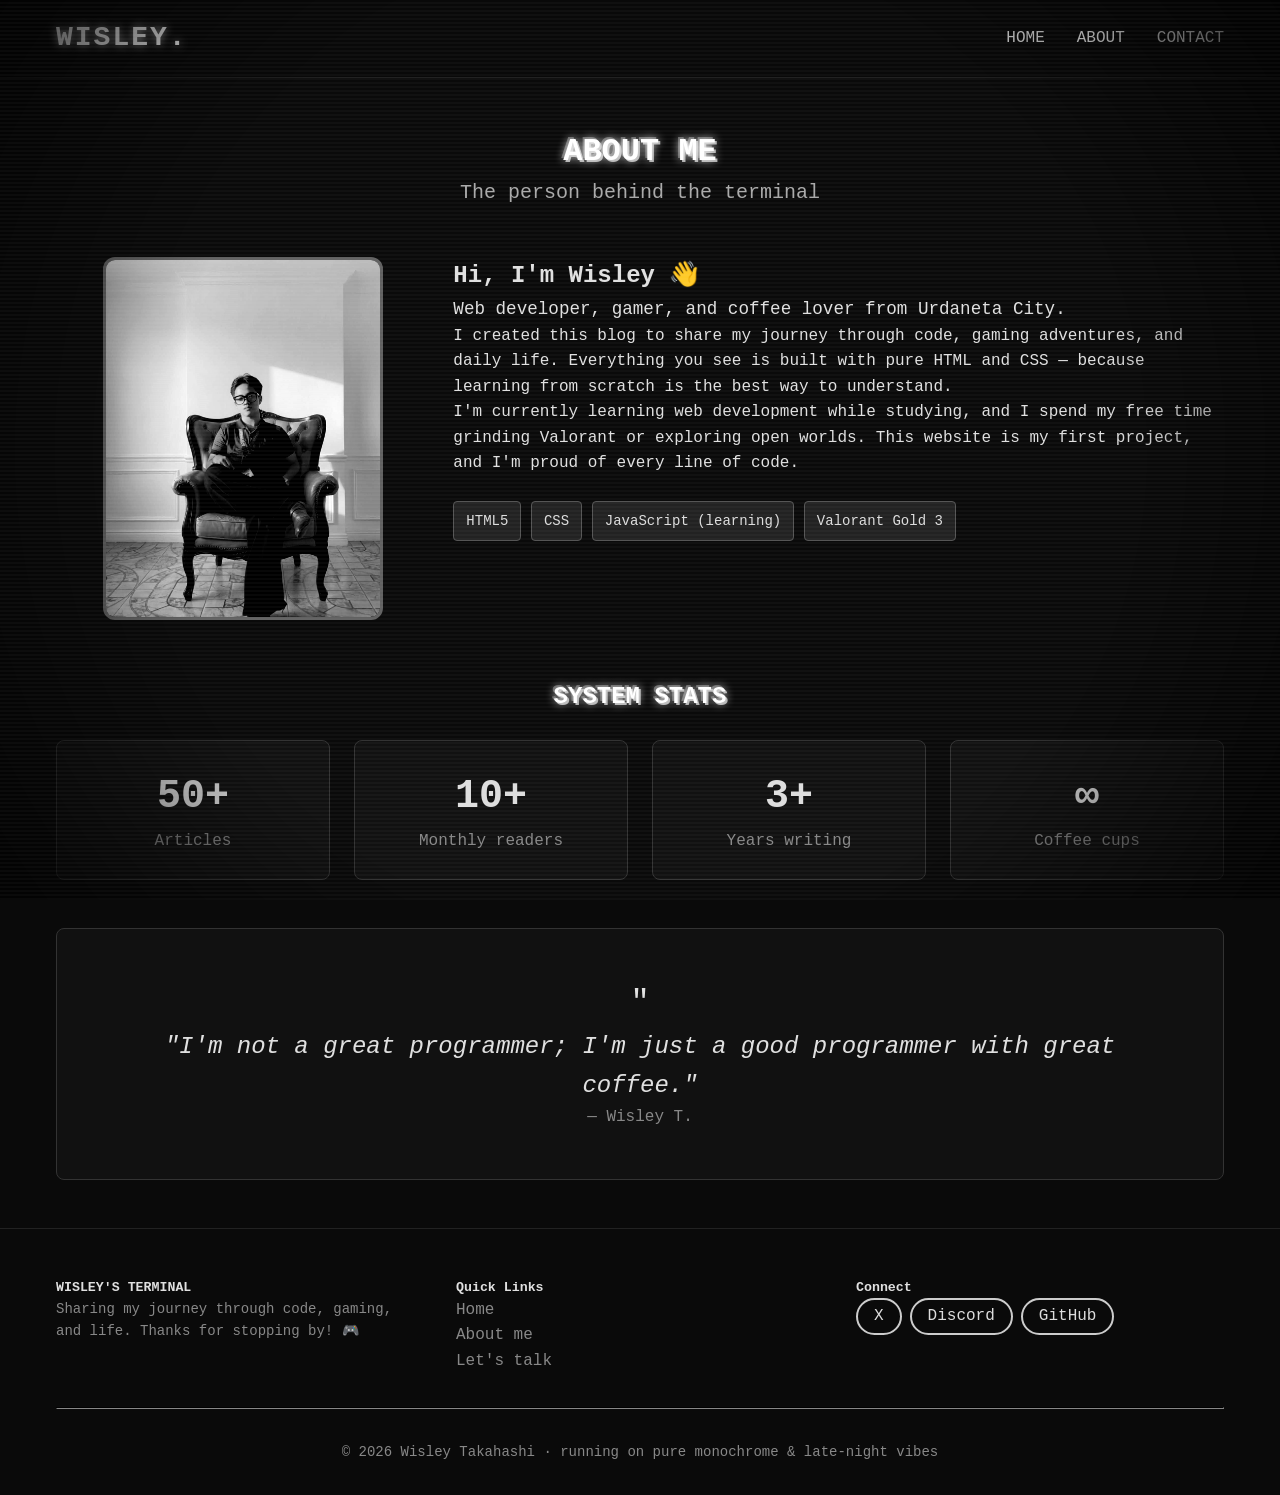
<file: about.html>
<!DOCTYPE html>
<html lang="en">
<head>
  <meta charset="UTF-8">
  <meta name="viewport" content="width=device-width, initial-scale=1.0">
  <title>Wisley Takahashi · About</title>
  
  <!-- Link to external CSS file -->
  <link rel="stylesheet" href="style.css">
</head>
<body>

  <!-- Navigation -->
  <nav class="navbar">
    <div class="container">
      <a class="navbar-brand" href="index.html">
        WISLEY.
      </a>
      <ul class="nav-links">
        <li><a href="index.html">HOME</a></li>
        <li><a href="about.html" class="active">ABOUT</a></li>
        <li><a href="contact.html">CONTACT</a></li>
      </ul>
    </div>
  </nav>

  <!-- Main Content -->
  <main>
    <!-- Page Header -->
    <div class="container mt-5 text-center">
      <h1 class="glitch" data-text="ABOUT ME">ABOUT ME</h1>
      <p style="color: #aaa; font-size: 1.25rem;">The person behind the terminal</p>
    </div>

    <!-- About Content -->
    <div class="container mt-5">
      <div class="row">
        <!-- Profile Image Column -->
        <div class="col-md-4 text-center">
         <img src="images/WisiruTempest.jpg" alt="Profile"
     style="width: 100%; max-width: 280px; border-radius: 12px; filter: grayscale(100%) contrast(1.2); border: 3px solid #666; transition: all 0.4s;">
         
        </div>
        
        <!-- Bio Column -->
        <div class="col-md-8">
          <h2>Hi, I'm Wisley 👋</h2>
          <p style="font-size: 1.1rem;">Web developer, gamer, and coffee lover from Urdaneta City.</p>
          <p>I created this blog to share my journey through code, gaming adventures, and daily life. Everything you see is built with pure HTML and CSS — because learning from scratch is the best way to understand.</p>
          <p>I'm currently learning web development while studying, and I spend my free time grinding Valorant or exploring open worlds. This website is my first project, and I'm proud of every line of code.</p>
          <div class="mt-4">
            <span class="badge">HTML5</span>
            <span class="badge">CSS</span>
            <span class="badge">JavaScript (learning)</span>
            <span class="badge">Valorant Gold 3</span>
          </div>
        </div>
      </div>
    </div>

    <!-- Stats Section -->
    <div class="container mt-5">
      <div class="text-center mb-4">
        <h2 class="glitch" data-text="SYSTEM STATS">SYSTEM STATS</h2>
      </div>
      <div class="row">
        <div class="col-md-3">
          <div class="card" style="padding: 1.5rem; text-align: center;">
            <h4 style="font-size: 2.5rem; color: #ddd;">50+</h4>
            <p class="text-muted">Articles</p>
          </div>
        </div>
        <div class="col-md-3">
          <div class="card" style="padding: 1.5rem; text-align: center;">
            <h4 style="font-size: 2.5rem; color: #ddd;">10+</h4>
            <p class="text-muted">Monthly readers</p>
          </div>
        </div>
        <div class="col-md-3">
          <div class="card" style="padding: 1.5rem; text-align: center;">
            <h4 style="font-size: 2.5rem; color: #ddd;">3+</h4>
            <p class="text-muted">Years writing</p>
          </div>
        </div>
        <div class="col-md-3">
          <div class="card" style="padding: 1.5rem; text-align: center;">
            <h4 style="font-size: 2.5rem; color: #ddd;">∞</h4>
            <p class="text-muted">Coffee cups</p>
          </div>
        </div>
      </div>
    </div>

    <!-- Quote Section -->
    <div class="container mt-5">
      <div class="card p-5 text-center">
        <p style="font-size: 2rem;">"</p>
        <p style="font-size: 1.5rem; font-style: italic;">"I'm not a great programmer; I'm just a good programmer with great coffee."</p>
        <p class="text-muted">— Wisley T.</p>
      </div>
    </div>
  </main>

  <!-- Footer -->
  <footer>
    <div class="container">
      <div class="footer-content">
        <div class="footer-section">
          <h5>WISLEY'S TERMINAL</h5>
          <p class="text-muted small">Sharing my journey through code, gaming, and life. Thanks for stopping by! 🎮</p>
        </div>
        <div class="footer-section">
          <h5>Quick Links</h5>
          <ul>
            <li><a href="index.html" class="text-muted">Home</a></li>
            <li><a href="about.html" class="text-muted">About me</a></li>
            <li><a href="contact.html" class="text-muted">Let's talk</a></li>
          </ul>
        </div>
        <div class="footer-section">
          <h5>Connect</h5>
          <div style="display: flex; gap: 0.5rem; flex-wrap: wrap;">
            <a href="#" class="btn" style="padding: 0.25rem 1rem;">X</a>
            <a href="#" class="btn" style="padding: 0.25rem 1rem;">Discord</a>
            <a href="#" class="btn" style="padding: 0.25rem 1rem;">GitHub</a>
          </div>
        </div>
      </div>
      <hr>
      <div class="text-center text-muted small">
        © 2026 Wisley Takahashi · running on pure monochrome & late-night vibes
      </div>
    </div>
  </footer>
</body>
</html>
</file>
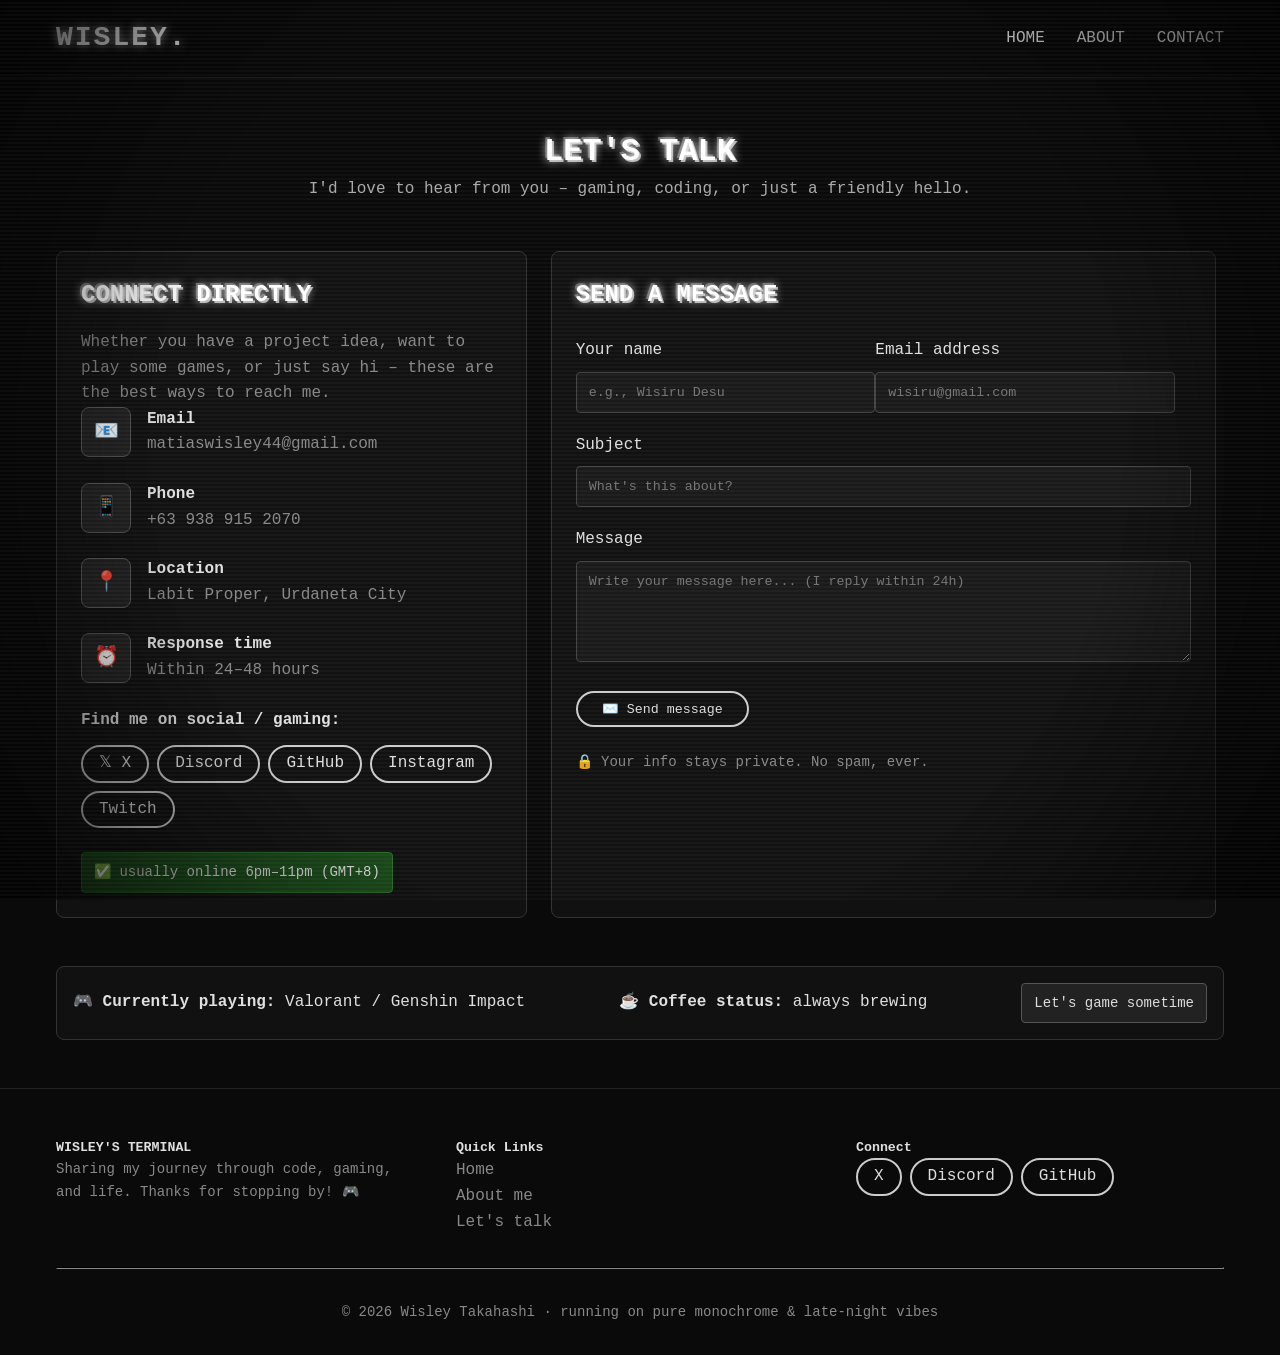
<file: contact.html>
<!DOCTYPE html>
<html lang="en">
<head>
  <meta charset="UTF-8">
  <meta name="viewport" content="width=device-width, initial-scale=1.0">
  <title>Wisley Takahashi · Contact</title>
  
  <!-- Link to external CSS files -->
  <link rel="stylesheet" href="style.css">
  <link rel="stylesheet" href="contact.css">
</head>
<body>

  <!-- Navigation -->
  <nav class="navbar">
    <div class="container">
      <a class="navbar-brand" href="index.html">
        WISLEY.
      </a>
      <ul class="nav-links">
        <li><a href="index.html">HOME</a></li>
        <li><a href="about.html">ABOUT</a></li>
        <li><a href="contact.html" class="active">CONTACT</a></li>
      </ul>
    </div>
  </nav>

  <!-- Main Content -->
  <main>
    <!-- Page Header -->
    <div class="container mt-5 text-center">
      <h1 class="glitch" data-text="LET'S TALK">LET'S TALK</h1>
      <p style="color: #aaa;">I'd love to hear from you – gaming, coding, or just a friendly hello.</p>
    </div>

    <!-- Contact Section -->
    <div class="container mt-5">
      <div class="row">
        
        <!-- Left Column: Contact Info -->
        <div class="col-md-5">
          <div class="contact-card">
            <h2 class="glitch" data-text="CONNECT DIRECTLY" style="font-size: 1.5rem;">CONNECT DIRECTLY</h2>
            <p class="text-muted mt-3">Whether you have a project idea, want to play some games, or just say hi – these are the best ways to reach me.</p>

            <!-- Contact Items -->
            <div class="contact-item">
              <div class="contact-icon">📧</div>
              <div>
                <strong>Email</strong><br>
                <a href="mailto:matiaswisley44@gmail.com" class="text-muted">matiaswisley44@gmail.com</a>
              </div>
            </div>

            <div class="contact-item">
              <div class="contact-icon">📱</div>
              <div>
                <strong>Phone</strong><br>
                <span class="text-muted">+63 938 915 2070</span>
              </div>
            </div>

            <div class="contact-item">
              <div class="contact-icon">📍</div>
              <div>
                <strong>Location</strong><br>
                <span class="text-muted">Labit Proper, Urdaneta City</span>
              </div>
            </div>

            <div class="contact-item">
              <div class="contact-icon">⏰</div>
              <div>
                <strong>Response time</strong><br>
                <span class="text-muted">Within 24–48 hours</span>
              </div>
            </div>

            <!-- Social Links -->
            <div class="mt-4">
              <h3 style="font-size: 1rem; margin-bottom: 0.75rem;">Find me on social / gaming:</h3>
              <div style="display: flex; gap: 0.5rem; flex-wrap: wrap;">
                <a href="#" class="btn" style="padding: 0.25rem 1rem;">𝕏 X</a>
                <a href="#" class="btn" style="padding: 0.25rem 1rem;">Discord</a>
                <a href="#" class="btn" style="padding: 0.25rem 1rem;">GitHub</a>
                <a href="#" class="btn" style="padding: 0.25rem 1rem;">Instagram</a>
                <a href="#" class="btn" style="padding: 0.25rem 1rem;">Twitch</a>
              </div>
            </div>

            <div class="mt-4">
              <span class="badge bg-success">✅ usually online 6pm–11pm (GMT+8)</span>
            </div>
          </div>
        </div>

        <!-- Right Column: Contact Form -->
        <div class="col-md-7">
          <div class="contact-card">
            <h2 class="glitch" data-text="SEND A MESSAGE" style="font-size: 1.5rem;">SEND A MESSAGE</h2>
            
            <!-- Contact Form -->
            <form action="#" method="POST" style="margin-top: 1.5rem;">
              <div class="row" style="gap: 0;">
                <div class="col-md-6" style="width: calc(50% - 0.5rem);">
                  <div class="form-group">
                    <label for="name" class="form-label">Your name</label>
                    <input type="text" class="form-control" id="name" name="name" placeholder="e.g., Wisiru Desu">
                  </div>
                </div>
                <div class="col-md-6" style="width: calc(50% - 0.5rem);">
                  <div class="form-group">
                    <label for="email" class="form-label">Email address</label>
                    <input type="email" class="form-control" id="email" name="email" placeholder="wisiru@gmail.com">
                  </div>
                </div>
              </div>
              
              <div class="form-group">
                <label for="subject" class="form-label">Subject</label>
                <input type="text" class="form-control" id="subject" name="subject" placeholder="What's this about?">
              </div>
              
              <div class="form-group">
                <label for="message" class="form-label">Message</label>
                <textarea class="form-control" id="message" name="message" rows="5" placeholder="Write your message here... (I reply within 24h)"></textarea>
              </div>
              
              <button type="submit" class="btn">
                ✉️ Send message
              </button>
            </form>
            
            <p class="text-muted small mt-4">🔒 Your info stays private. No spam, ever.</p>
          </div>
        </div>
      </div>

      <!-- Gaming Banner -->
      <div class="mt-5">
        <div class="gaming-banner">
          <span>🎮 <strong>Currently playing:</strong> Valorant / Genshin Impact</span>
          <span>☕ <strong>Coffee status:</strong> always brewing</span>
          <span class="badge">Let's game sometime</span>
        </div>
      </div>
    </div>
  </main>

  <!-- Footer -->
  <footer>
    <div class="container">
      <div class="footer-content">
        <div class="footer-section">
          <h5>WISLEY'S TERMINAL</h5>
          <p class="text-muted small">Sharing my journey through code, gaming, and life. Thanks for stopping by! 🎮</p>
        </div>
        <div class="footer-section">
          <h5>Quick Links</h5>
          <ul>
            <li><a href="index.html" class="text-muted">Home</a></li>
            <li><a href="about.html" class="text-muted">About me</a></li>
            <li><a href="contact.html" class="text-muted">Let's talk</a></li>
          </ul>
        </div>
        <div class="footer-section">
          <h5>Connect</h5>
          <div style="display: flex; gap: 0.5rem; flex-wrap: wrap;">
            <a href="#" class="btn" style="padding: 0.25rem 1rem;">X</a>
            <a href="#" class="btn" style="padding: 0.25rem 1rem;">Discord</a>
            <a href="#" class="btn" style="padding: 0.25rem 1rem;">GitHub</a>
          </div>
        </div>
      </div>
      <hr>
      <div class="text-center text-muted small">
        © 2026 Wisley Takahashi · running on pure monochrome & late-night vibes
      </div>
    </div>
  </footer>
</body>
</html>
</file>
<file: style.css>
/*
   STEP 1: CSS VARIABLES (Custom Properties)
  
   :root targets the root element (html)
   Variables start with -- and can be reused everywhere
   Makes it easy to change colors in one place
*/

:root {
  --bg: #0a0a0a;              /* Dark background */
  --surface: #111111;         /* Slightly lighter for cards */
  --text: #e0e0e0;            /* Main text color */
  --text-muted: #888888;      /* Secondary text */
  --accent: #cccccc;          /* Highlight color */
  --glow: rgba(255, 255, 255, 0.15);  /* Glow effect */
}

/*
   STEP 2: RESET STYLES
  
   * selector applies to ALL elements
   Removes default browser margins/paddings
   box-sizing: border-box makes width include padding & border
*/

* {
  margin: 0;
  padding: 0;
  box-sizing: border-box;
}

/*
   STEP 3: BODY STYLES
  
   Sets the foundation for the whole page
*/

body {
  background: var(--bg);
  color: var(--text);
  font-family: 'Courier New', Courier, monospace;  /* Terminal feel */
  line-height: 1.6;          /* Space between lines */
  overflow-x: hidden;        /* Prevents horizontal scroll */
}

/*
   STEP 4: PSEUDO-ELEMENTS (CRT Effects)
  
   ::before and ::after create virtual elements
   Used here for scanlines and vignette effects
   position: fixed keeps them in place while scrolling
*/

/* Scanlines effect */
body::before {
  content: "";
  position: fixed;
  top: 0;
  left: 0;
  right: 0;
  bottom: 0;
  background: repeating-linear-gradient(
    to bottom,
    transparent 0px,
    transparent 2px,
    rgba(255, 255, 255, 0.03) 2px,
    rgba(255, 255, 255, 0.03) 4px
  );
  pointer-events: none;      /* Allows clicking through */
  z-index: 9999;             /* Brings to front */
  animation: scan 8s linear infinite;
}

/* Vignette effect (darker edges) */
body::after {
  content: "";
  position: fixed;
  top: 0;
  left: 0;
  right: 0;
  bottom: 0;
  background: radial-gradient(circle at center, transparent 60%, rgba(0, 0, 0, 0.8) 100%);
  pointer-events: none;
  z-index: 9998;
  mix-blend-mode: multiply;  /* Blends with background */
}

/*
   STEP 5: KEYFRAMES ANIMATION
  
   Defines the moving scanline animation
*/

@keyframes scan {
  0% {
    background-position: 0 0;
  }
  100% {
    background-position: 0 100px;
  }
}

/*
   STEP 6: NAVIGATION BAR
  
   position: sticky keeps nav at top when scrolling
   backdrop-filter: blur creates glass effect
*/

.navbar {
  background-color: rgba(10, 10, 10, 0.95);
  backdrop-filter: blur(12px);
  border-bottom: 1px solid #222;
  padding: 1rem 0;
  position: sticky;
  top: 0;
  z-index: 1000;
}

.navbar .container {
  max-width: 1200px;
  margin: 0 auto;
  padding: 0 1rem;
  display: flex;
  justify-content: space-between;
  align-items: center;
  flex-wrap: wrap;
}

.navbar-brand {
  font-weight: 700;
  letter-spacing: 2px;
  text-shadow: 0 0 10px var(--accent);
  font-size: 1.75rem;
  text-decoration: none;
  color: white;
  transition: opacity 0.3s;
}

.navbar-brand:hover {
  opacity: 0.9;
}

.nav-links {
  display: flex;
  gap: 2rem;
  list-style: none;
}

.nav-links a {
  color: var(--text);
  text-decoration: none;
  transition: color 0.3s;
}

.nav-links a:hover,
.nav-links a.active {
  color: white;
}

/*
   STEP 7: RESPONSIVE DESIGN
  
   @media queries apply styles only at certain screen sizes
   Here, when screen is 768px or smaller, nav stacks vertically
*/

@media (max-width: 768px) {
  .navbar .container {
    flex-direction: column;
    gap: 1rem;
  }

  .nav-links {
    gap: 1rem;
  }
}

/*
   STEP 8: GLITCH EFFECT
  
   Creates a digital glitch when hovering
   Uses pseudo-elements and multiple animations
*/

.glitch {
  position: relative;
  color: #fff;
  text-shadow: 0 0 10px #fff, 2px 2px 0 #aaa, -2px -2px 0 #555;
}

.glitch:hover::before,
.glitch:hover::after {
  content: attr(data-text);
  position: absolute;
  top: 0;
  left: 0;
  width: 100%;
  height: 100%;
  opacity: 0.8;
}

.glitch:hover::before {
  animation: glitch-anim 0.4s infinite linear alternate-reverse;
  color: #ddd;
  left: 2px;
  text-shadow: -2px 0 #fff;
}

.glitch:hover::after {
  animation: glitch-anim2 0.3s infinite linear alternate-reverse;
  color: #ccc;
  left: -2px;
  text-shadow: 2px 0 #fff;
}

@keyframes glitch-anim {
  0% {
    clip: rect(20px, 9999px, 50px, 0);
  }
  20% {
    clip: rect(80px, 9999px, 120px, 0);
  }
  40% {
    clip: rect(30px, 9999px, 90px, 0);
  }
  60% {
    clip: rect(60px, 9999px, 110px, 0);
  }
  80% {
    clip: rect(40px, 9999px, 70px, 0);
  }
  100% {
    clip: rect(10px, 9999px, 40px, 0);
  }
}

@keyframes glitch-anim2 {
  0% {
    clip: rect(10px, 9999px, 40px, 0);
  }
  20% {
    clip: rect(70px, 9999px, 100px, 0);
  }
  40% {
    clip: rect(30px, 9999px, 60px, 0);
  }
  60% {
    clip: rect(50px, 9999px, 80px, 0);
  }
  80% {
    clip: rect(20px, 9999px, 90px, 0);
  }
  100% {
    clip: rect(40px, 9999px, 70px, 0);
  }
}

/*
   STEP 9: CONTAINER & GRID SYSTEM
  
   Custom grid system (replaces Bootstrap)
   Uses flexbox for layout
*/

.container {
  max-width: 1200px;
  margin: 0 auto;
  padding: 0 1rem;
}

.row {
  display: flex;
  flex-wrap: wrap;
  gap: 1.5rem;
}

/* Grid columns */
.col-12 {
  width: 100%;
}

.col-md-6 {
  width: calc(50% - 0.75rem);
}

.col-lg-4 {
  width: calc(33.333% - 1rem);
}

.col-md-4 {
  width: calc(33.333% - 1rem);
}

.col-md-8 {
  width: calc(66.666% - 0.5rem);
}

.col-md-3 {
  width: calc(25% - 1.125rem);
}

/* Responsive columns */
@media (max-width: 768px) {

  .col-md-6,
  .col-lg-4,
  .col-md-4,
  .col-md-8,
  .col-md-3 {
    width: 100%;
  }
}

/*
   STEP 10: CARD COMPONENT
  
   Cards are containers for grouped content
   Hover effects for interactivity
*/

.card {
  background: var(--surface);
  border: 1px solid #333;
  border-radius: 8px;
  overflow: hidden;
  transition: all 0.3s ease;
}

.card:hover {
  transform: translateY(-6px);
  box-shadow: 0 0 25px var(--glow);
  border-color: #666;
}

.card-img-top {
  width: 100%;
  height: 200px;
  object-fit: cover;
  filter: grayscale(100%) contrast(1.1);
  transition: filter 0.4s;
}

.card:hover .card-img-top {
  filter: grayscale(70%) contrast(1.3);
}

.card-body {
  padding: 1.5rem;
}

.card-title {
  font-weight: 700;
  letter-spacing: 1px;
  margin-bottom: 0.75rem;
  font-size: 1.25rem;
}

.card-text {
  color: var(--text-muted);
  margin-bottom: 1rem;
}

/*
   STEP 11: BUTTON STYLES
  
*/

.btn {
  display: inline-block;
  padding: 0.5rem 1.5rem;
  border: 2px solid #ccc;
  color: #ddd;
  background: transparent;
  border-radius: 50px;
  text-decoration: none;
  transition: all 0.3s;
  cursor: pointer;
  font-family: 'Courier New', Courier, monospace;
}

.btn:hover {
  background: #fff;
  color: #000;
  box-shadow: 0 0 20px #fff;
}

/*
   STEP 12: BADGES
  
   Small labels/tags
*/

.badge {
  display: inline-block;
  background: #222;
  color: #ddd;
  border: 1px solid #555;
  padding: 0.5rem 0.75rem;
  font-family: monospace;
  border-radius: 4px;
  font-size: 0.875rem;
}

/*
   STEP 13: FORM STYLES
  
*/

.form-control {
  width: 100%;
  padding: 0.75rem;
  background: #1a1a1a;
  border: 1px solid #444;
  color: #ddd;
  font-family: monospace;
  border-radius: 4px;
}

.form-control:focus {
  outline: none;
  box-shadow: 0 0 0 3px rgba(255, 255, 255, 0.2);
  border-color: #888;
}

.form-label {
  display: block;
  margin-bottom: 0.5rem;
  font-weight: 500;
}

/*
   STEP 14: FOOTER
  
*/

footer {
  background: var(--bg);
  border-top: 1px solid #222;
  padding: 3rem 0 2rem;
  margin-top: 3rem;
}

.footer-content {
  display: flex;
  flex-wrap: wrap;
  justify-content: space-between;
  gap: 2rem;
}

.footer-section {
  flex: 1;
  min-width: 200px;
}

hr {
  border-color: #333;
  margin: 2rem 0;
}

/*
   STEP 15: UTILITY CLASSES
  
   Reusable helper classes
*/

.text-center {
  text-align: center;
}

.text-muted {
  color: var(--text-muted);
}

.mt-5 {
  margin-top: 3rem;
}

.mb-5 {
  margin-bottom: 3rem;
}

.mt-4 {
  margin-top: 1.5rem;
}

.mb-4 {
  margin-bottom: 1.5rem;
}

.mt-3 {
  margin-top: 1rem;
}

.mb-3 {
  margin-bottom: 1rem;
}

.py-5 {
  padding-top: 3rem;
  padding-bottom: 3rem;
}

.px-5 {
  padding-left: 3rem;
  padding-right: 3rem;
}

.p-4 {
  padding: 1.5rem;
}

.p-5 {
  padding: 3rem;
}

.small {
  font-size: 0.875rem;
}

a {
  color: #bbb;
  text-decoration: none;
}

a:hover {
  color: #fff;
}

ul {
  list-style: none;
}
</file>
<file: contact.css>
/* ============================================
   CONTACT PAGE SPECIFIC STYLES
   ============================================
   These styles are only for contact.html
   They build on top of style.css
*/

/* Contact cards */
.contact-card {
  background: var(--surface);
  border: 1px solid #333;
  border-radius: 8px;
  padding: 1.5rem;
  transition: all 0.3s ease;
  height: 100%;
}

.contact-card:hover {
  transform: translateY(-6px);
  box-shadow: 0 0 25px var(--glow);
  border-color: #666;
}

/* Contact info items */
.contact-item {
  display: flex;
  align-items: center;
  gap: 1rem;
  margin-bottom: 1.5rem;
}

.contact-icon {
  background: #222;
  border: 1px solid #555;
  border-radius: 8px;
  padding: 0.75rem;
  width: 50px;
  height: 50px;
  display: flex;
  align-items: center;
  justify-content: center;
  font-size: 1.25rem;
}

/* Column specific widths for contact page */
.col-md-5 {
  width: calc(41.666% - 1rem);
}

.col-md-7 {
  width: calc(58.333% - 1rem);
}

@media (max-width: 768px) {

  .col-md-5,
  .col-md-7 {
    width: 100%;
  }
}

/* Gaming banner */
.gaming-banner {
  background: var(--surface);
  border: 1px solid #333;
  border-radius: 8px;
  padding: 1rem;
  display: flex;
  flex-wrap: wrap;
  justify-content: space-between;
  align-items: center;
  gap: 1rem;
}

/* Special badge for online status */
.bg-success {
  background: #1a4a1a !important;
  border-color: #2a6e2a;
}

/* Form groups spacing */
.form-group {
  margin-bottom: 1.25rem;
}

/* Textarea resize control */
textarea.form-control {
  resize: vertical;
}
</file>
